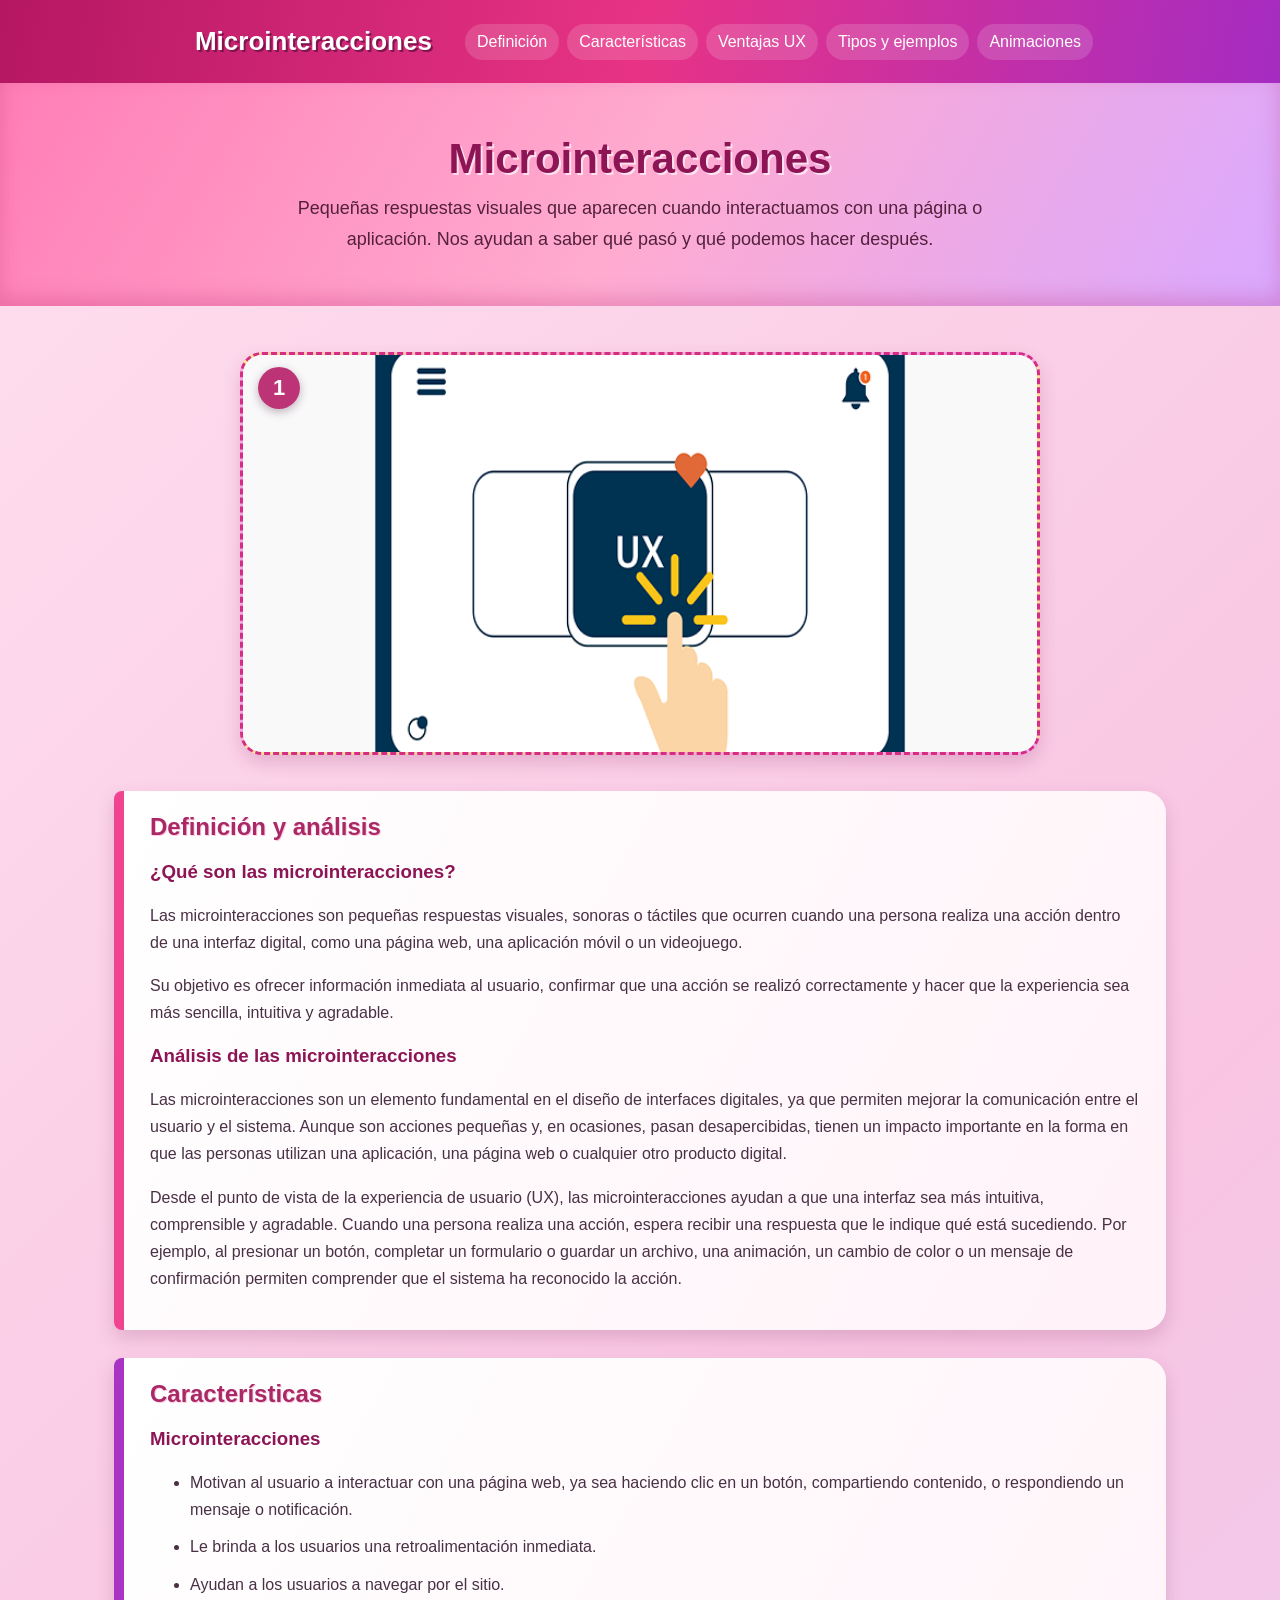
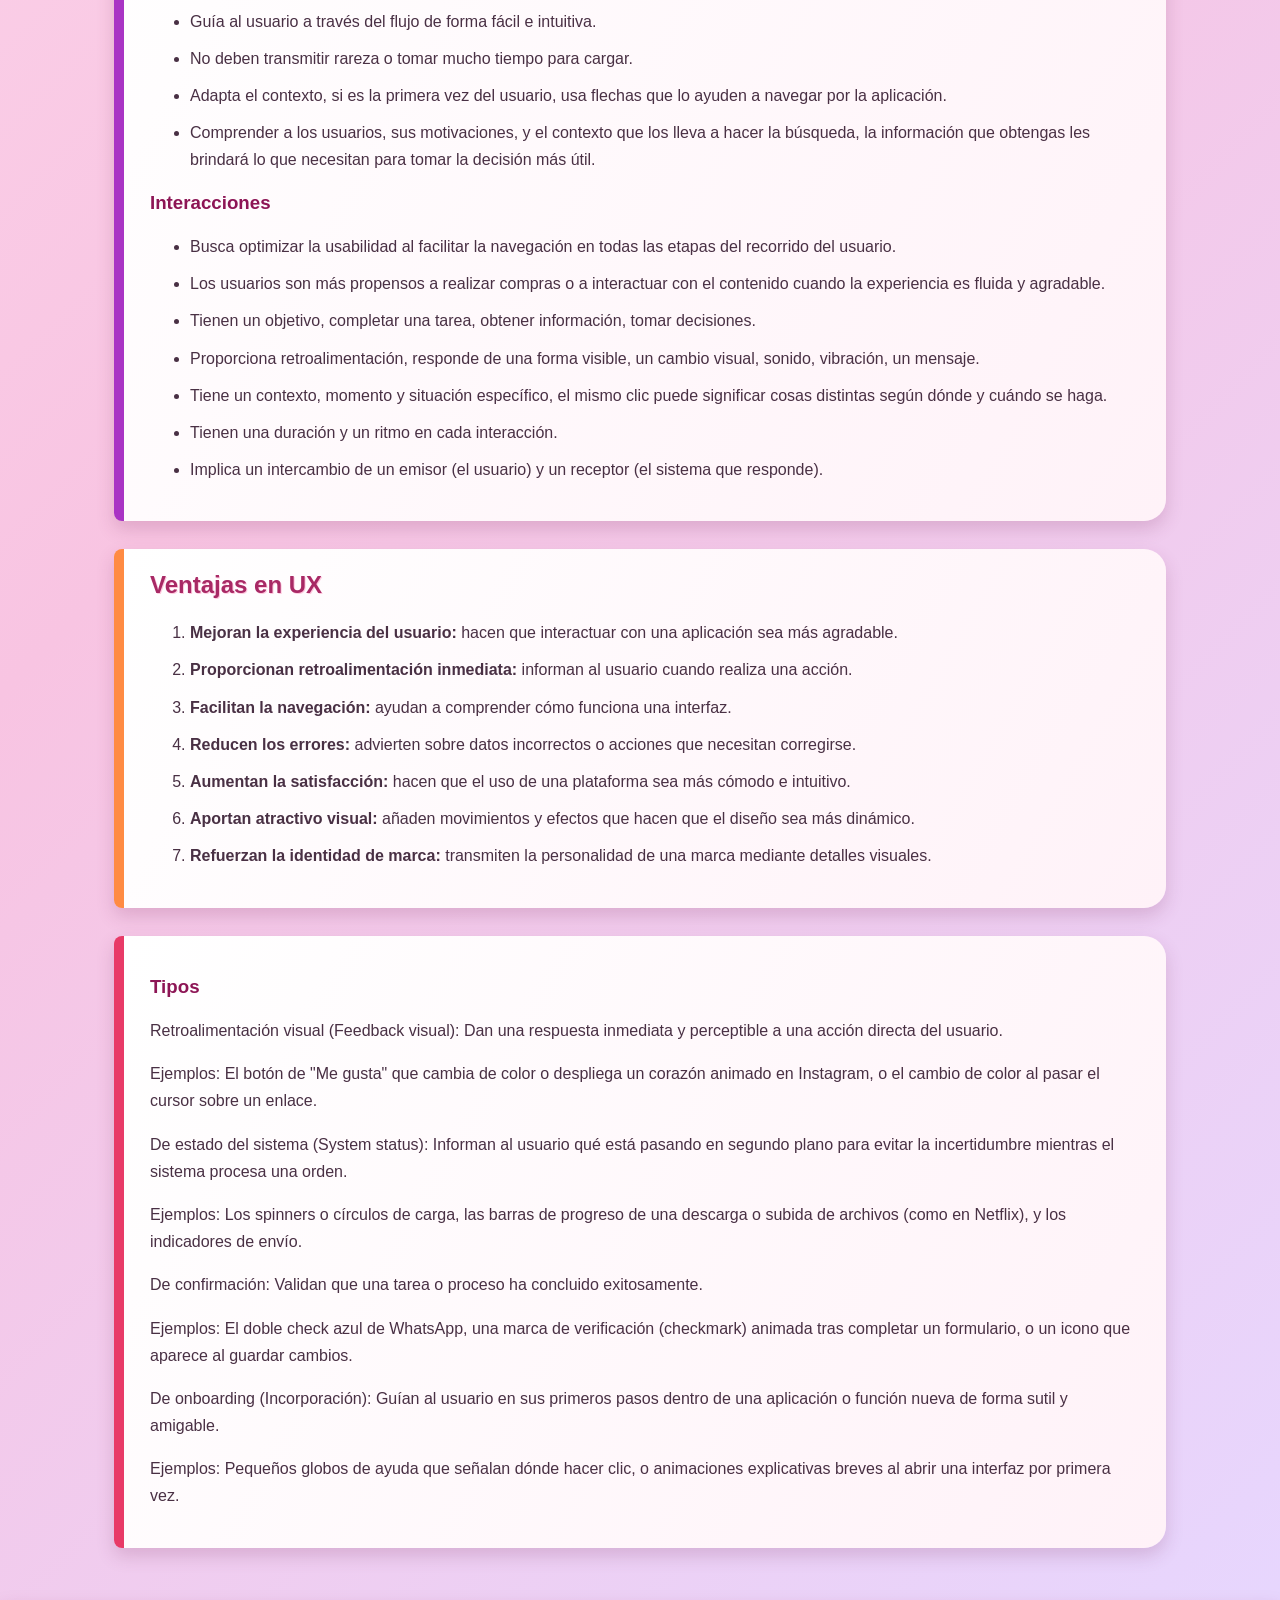
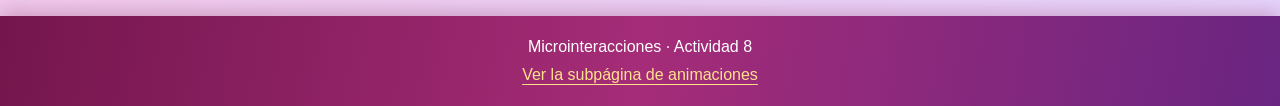
<file: index.html>
<!DOCTYPE html>
<html lang="es">
<head>
    <meta charset="UTF-8">
    <meta name="viewport" content="width=device-width, initial-scale=1.0">
    <title>Microinteracciones</title>
    <link rel="stylesheet" href="CSS/style.css">
</head>

<body>

    <header>
        <div class="barra">
            <a class="nombre" href="index.html">Microinteracciones</a>

            <nav>
                <a href="#definicion">Definición</a>
                <a href="#caracteristicas">Características</a>
                <a href="#ventajas">Ventajas UX</a>
                <a href="#tipos">Tipos y ejemplos</a>
                <a href="subpagina.html">Animaciones</a>
            </nav>
        </div>
    </header>

    <section class="portada">
        <h1>Microinteracciones</h1>

        <p>
            Pequeñas respuestas visuales que aparecen cuando interactuamos
            con una página o aplicación. Nos ayudan a saber qué pasó y qué
            podemos hacer después.
        </p>
    </section>

    <main>

        <section class="slides" aria-label="Galería de imágenes">
            <div class="slide-wrapper">

                <div class="slide">
                    <img src="Img/micro1.png" alt="Ejemplo de microinteracción 1">
                    <h2 class="number">1</h2>
                </div>

                <div class="slide">
                    <img src="Img/micro2.png" alt="Ejemplo de microinteracción 2">
                    <h2 class="number">2</h2>
                </div>

                <div class="slide">
                    <img src="Img/micro3.png" alt="Ejemplo de microinteracción 3">
                    <h2 class="number">3</h2>
                </div>

                <div class="slide">
                    <img src="Img/micro4.png" alt="Ejemplo de microinteracción 4">
                    <h2 class="number">4</h2>
                </div>

                <div class="slide">
                    <img src="Img/micro5.png" alt="Ejemplo de microinteracción 5">
                    <h2 class="number">5</h2>
                </div>

            </div>
        </section>

        <section class="seccion" id="definicion">

            <h2>Definición y análisis</h2>

            <h3>¿Qué son las microinteracciones?</h3>

            <p>
                Las microinteracciones son pequeñas respuestas visuales,
                sonoras o táctiles que ocurren cuando una persona realiza
                una acción dentro de una interfaz digital, como una página
                web, una aplicación móvil o un videojuego.
            </p>

            <p>
                Su objetivo es ofrecer información inmediata al usuario,
                confirmar que una acción se realizó correctamente y hacer
                que la experiencia sea más sencilla, intuitiva y agradable.
            </p>

            <h3>Análisis de las microinteracciones</h3>

            <p>
                Las microinteracciones son un elemento fundamental en el
                diseño de interfaces digitales, ya que permiten mejorar
                la comunicación entre el usuario y el sistema. Aunque son
                acciones pequeñas y, en ocasiones, pasan desapercibidas,
                tienen un impacto importante en la forma en que las personas
                utilizan una aplicación, una página web o cualquier otro
                producto digital.
            </p>

            <p>
                Desde el punto de vista de la experiencia de usuario (UX),
                las microinteracciones ayudan a que una interfaz sea más
                intuitiva, comprensible y agradable. Cuando una persona
                realiza una acción, espera recibir una respuesta que le
                indique qué está sucediendo. Por ejemplo, al presionar un
                botón, completar un formulario o guardar un archivo, una
                animación, un cambio de color o un mensaje de confirmación
                permiten comprender que el sistema ha reconocido la acción.
            </p>

        </section>

        <section class="seccion" id="caracteristicas">

            <h2>Características</h2>

            <h3>Microinteracciones</h3>

            <ul>
                <li>
                    Motivan al usuario a interactuar con una página web,
                    ya sea haciendo clic en un botón, compartiendo contenido,
                    o respondiendo un mensaje o notificación.
                </li>

                <li>
                    Le brinda a los usuarios una retroalimentación inmediata.
                </li>

                <li>
                    Ayudan a los usuarios a navegar por el sitio.
                </li>

                <li>
                    Guía al usuario a través del flujo de forma fácil e intuitiva.
                </li>

                <li>
                    No deben transmitir rareza o tomar mucho tiempo para cargar.
                </li>

                <li>
                    Adapta el contexto, si es la primera vez del usuario,
                    usa flechas que lo ayuden a navegar por la aplicación.
                </li>

                <li>
                    Comprender a los usuarios, sus motivaciones, y el contexto
                    que los lleva a hacer la búsqueda, la información que
                    obtengas les brindará lo que necesitan para tomar la
                    decisión más útil.
                </li>
            </ul>

            <h3>Interacciones</h3>

            <ul>
                <li>
                    Busca optimizar la usabilidad al facilitar la navegación
                    en todas las etapas del recorrido del usuario.
                </li>

                <li>
                    Los usuarios son más propensos a realizar compras o a
                    interactuar con el contenido cuando la experiencia es
                    fluida y agradable.
                </li>

                <li>
                    Tienen un objetivo, completar una tarea, obtener
                    información, tomar decisiones.
                </li>

                <li>
                    Proporciona retroalimentación, responde de una forma
                    visible, un cambio visual, sonido, vibración, un mensaje.
                </li>

                <li>
                    Tiene un contexto, momento y situación específico,
                    el mismo clic puede significar cosas distintas según
                    dónde y cuándo se haga.
                </li>

                <li>
                    Tienen una duración y un ritmo en cada interacción.
                </li>

                <li>
                    Implica un intercambio de un emisor (el usuario) y un
                    receptor (el sistema que responde).
                </li>
            </ul>

        </section>

        <section class="seccion" id="ventajas">

            <h2>Ventajas en UX</h2>

            <ol>
                <li>
                    <strong>Mejoran la experiencia del usuario:</strong>
                    hacen que interactuar con una aplicación sea más agradable.
                </li>

                <li>
                    <strong>Proporcionan retroalimentación inmediata:</strong>
                    informan al usuario cuando realiza una acción.
                </li>

                <li>
                    <strong>Facilitan la navegación:</strong>
                    ayudan a comprender cómo funciona una interfaz.
                </li>

                <li>
                    <strong>Reducen los errores:</strong>
                    advierten sobre datos incorrectos o acciones que necesitan
                    corregirse.
                </li>

                <li>
                    <strong>Aumentan la satisfacción:</strong>
                    hacen que el uso de una plataforma sea más cómodo e intuitivo.
                </li>

                <li>
                    <strong>Aportan atractivo visual:</strong>
                    añaden movimientos y efectos que hacen que el diseño sea
                    más dinámico.
                </li>

                <li>
                    <strong>Refuerzan la identidad de marca:</strong>
                    transmiten la personalidad de una marca mediante detalles
                    visuales.
                </li>
            </ol>

        </section>

        <section class="seccion" id="tipos">

    <h3>Tipos</h3>
        <p>Retroalimentación visual (Feedback visual): Dan una respuesta inmediata y perceptible a una acción directa del usuario.</p>
        <p>Ejemplos: El botón de "Me gusta" que cambia de color o despliega un corazón animado en Instagram, o el cambio de color al pasar el cursor sobre un enlace.</p>
        <p>De estado del sistema (System status): Informan al usuario qué está pasando en segundo plano para evitar la incertidumbre mientras el sistema procesa una orden.</p>
        <p>Ejemplos: Los spinners o círculos de carga, las barras de progreso de una descarga o subida de archivos (como en Netflix), y los indicadores de envío.</p>
        <p>De confirmación: Validan que una tarea o proceso ha concluido exitosamente.</p>
        <p>Ejemplos: El doble check azul de WhatsApp, una marca de verificación (checkmark) animada tras completar un formulario, o un icono que aparece al guardar cambios.</p>
        <p>De onboarding (Incorporación): Guían al usuario en sus primeros pasos dentro de una aplicación o función nueva de forma sutil y amigable.</p>
        <p>Ejemplos: Pequeños globos de ayuda que señalan dónde hacer clic, o animaciones explicativas breves al abrir una interfaz por primera vez.</p>

        </section>

    </main>

    <footer>
        <p>Microinteracciones · Actividad 8</p>
        <a href="subpagina.html">Ver la subpágina de animaciones</a>
    </footer>

</body>
</html>
</file>
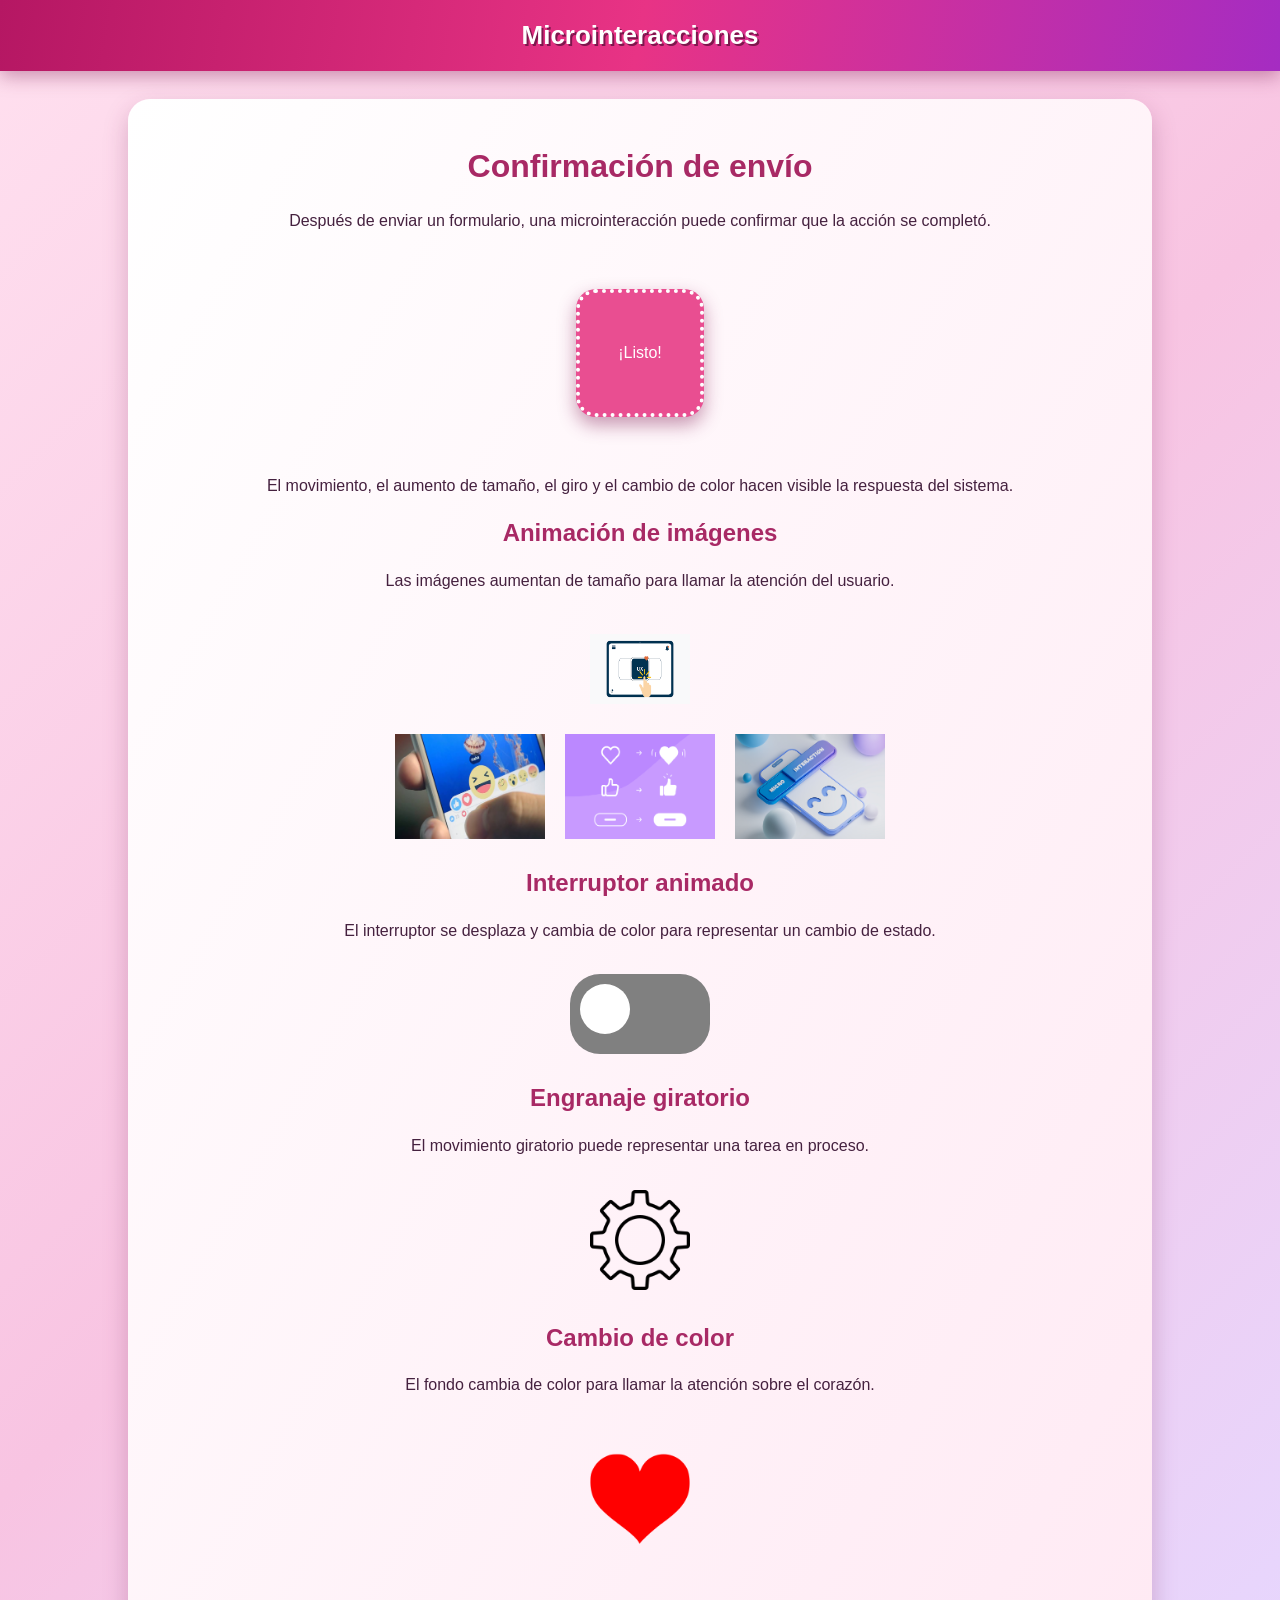
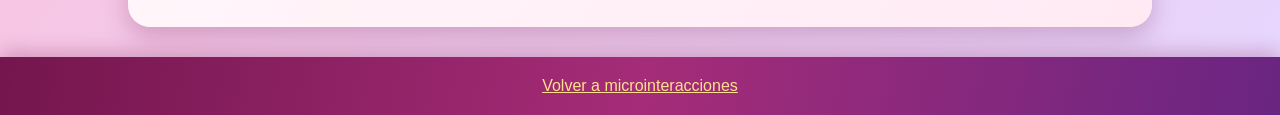
<file: subpagina.html>
<!DOCTYPE html>
<html lang="es">
<head>
    <meta charset="UTF-8">
    <meta name="viewport" content="width=device-width, initial-scale=1.0">
    <title>Microinteracciones - Confirmación</title>

    <style>
        body {
            background: linear-gradient(135deg, #ffe0ef, #f8c4e2, #e6d7ff);
            color: #45213f;
            margin: 0;
            font-family: "Trebuchet MS", Arial, sans-serif;
            text-align: center;
        }

        header {
            background: linear-gradient(100deg, #b51763, #e83385, #a52cc2);
            padding: 20px;
            box-shadow: 0 5px 18px #78134b66;
        }

        header a {
            color: white;
            font-size: 26px;
            font-weight: bold;
            text-decoration: none;
            text-shadow: 2px 2px #7e164d;
        }

        main {
            box-sizing: border-box;
            margin: 28px auto;
            padding: 28px 20px;
            width: 80%;
            background: linear-gradient(120deg, #fff, #ffeaf4);
            border-radius: 22px;
            box-shadow: 0 10px 24px #74235544;
        }

        h1, h2 {
            color: #a82965;
        }

        p {
            line-height: 1.7;
        }

        /* CAJA ANIMADA */
        .caja {
            box-sizing: content-box;
            width: 100px;
            height: 100px;
            background-color: #e94e91;
            color: white;
            margin: 55px auto;
            padding: 10px;
            display: flex;
            align-items: center;
            justify-content: center;
            border: 4px dotted white;
            border-radius: 20px;
            box-shadow: 0 8px 18px #821d5570;
            animation: combinadaAnim 3s infinite ease-in-out;
        }

        @keyframes combinadaAnim {
            0% {
                transform: translateX(-100px) scale(1) rotate(0deg);
                background-color: #e94e91;
            }

            50% {
                transform: translateX(100px) scale(1.3) rotate(180deg);
                background-color: #a829b5;
            }

            100% {
                transform: translateX(-100px) scale(1) rotate(360deg);
                background-color: #e94e91;
            }
        }

        /* IMAGEN QUE AUMENTA DE TAMAÑO */
        .imagen-escala {
            width: 100px;
            max-width: 100%;
            height: auto;
            margin: 40px auto 20px;
            display: block;
            animation: escalarAnim 3s infinite ease-in-out;
        }

        .contenedor-lateral {
            display: flex;
            align-items: center;
            justify-content: center;
            gap: 20px;
            flex-wrap: wrap;
            margin: 30px auto;
        }

        .imagen-lateral {
            width: 150px;
            max-width: 100%;
            height: auto;
            animation: escalarAnim 3s infinite ease-in-out;
        }

        .imagen-lateral:nth-of-type(1) {
            animation-delay: 0s;
        }

        .imagen-lateral:nth-of-type(2) {
            animation-delay: 1s;
        }

        .imagen-lateral:nth-of-type(3) {
            animation-delay: 2s;
        }

        @keyframes escalarAnim {
            0%, 100% {
                transform: scale(1);
            }

            50% {
                transform: scale(1.5);
            }
        }

        /* INTERRUPTOR */
        .mover {
            width: 120px;
            height: 60px;
            box-sizing: content-box;
            background-color: gray;
            margin: 30px auto;
            border-radius: 30px;
            position: relative;
            padding: 10px;
            animation: moverAnim 6s infinite ease-in-out;
        }

        .boton {
            width: 50px;
            height: 50px;
            background-color: white;
            border-radius: 50%;
            animation: moverboton 6s infinite ease-in-out;
        }

        @keyframes moverboton {
            0%, 100% {
                transform: translateX(0);
            }

            50% {
                transform: translateX(70px);
            }
        }

        @keyframes moverAnim {
            0%, 100% {
                background-color: gray;
            }

            50% {
                background-color: blue;
            }
        }

        /* ENGRANAJE GIRATORIO */
        .rotar {
            margin: 30px auto;
        }

        .engranaje {
            width: 100px;
            height: 100px;
            object-fit: contain;
            animation: rotarAnim 10s infinite linear;
        }

        @keyframes rotarAnim {
            from {
                transform: rotate(0deg);
            }

            to {
                transform: rotate(360deg);
            }
        }

        /* CORAZÓN QUE CAMBIA DE COLOR */
        .fondo {
            width: 140px;
            height: 140px;
            margin: 30px auto;
            border-radius: 20px;
            display: flex;
            align-items: center;
            justify-content: center;
            animation: colorAnim 5s infinite ease-in-out;
        }

        .corazon {
            width: 100px;
            height: 100px;
            object-fit: contain;
        }

        @keyframes colorAnim {
            0%, 100% {
                background-color: red;
            }

            50% {
                background-color: white;
            }
        }

        /* PIE DE PÁGINA */
        footer {
            background: linear-gradient(100deg, #74164d, #a52c78, #692582);
            margin-top: 30px;
            padding: 20px;
            box-shadow: 0 -5px 18px #78134b44;
        }

        footer a {
            color: #ffe18c;
        }

        @media (max-width: 600px) {
            main {
                width: 92%;
                padding: 24px 14px;
            }

            .imagen-lateral {
                width: 100px;
            }
        }
    </style>
</head>

<body>
    <header>
        <a href="index.html">Microinteracciones</a>
    </header>

    <main>
        <h1>Confirmación de envío</h1>

        <p>
            Después de enviar un formulario, una microinteracción puede
            confirmar que la acción se completó.
        </p>

        <div class="caja">¡Listo!</div>

        <p>
            El movimiento, el aumento de tamaño, el giro y el cambio de color
            hacen visible la respuesta del sistema.
        </p>

        <h2>Animación de imágenes</h2>

        <p>Las imágenes aumentan de tamaño para llamar la atención del usuario.</p>

        <img
            src="Img/micro1.png"
            alt="Imagen con animación de escala"
            class="imagen-escala"
        >

        <div class="contenedor-lateral">
            <img src="Img/micro2.png" alt="Ejemplo animado 1" class="imagen-lateral">
            <img src="Img/micro3.png" alt="Ejemplo animado 2" class="imagen-lateral">
            <img src="Img/micro4.png" alt="Ejemplo animado 3" class="imagen-lateral">
        </div>

        <h2>Interruptor animado</h2>

        <p>El interruptor se desplaza y cambia de color para representar un cambio de estado.</p>

        <div class="mover">
            <div class="boton"></div>
        </div>

        <h2>Engranaje giratorio</h2>

        <p>El movimiento giratorio puede representar una tarea en proceso.</p>

        <div class="rotar">
            <img src="Img/engranaje.png" alt="Engranaje girando" class="engranaje">
        </div>

        <h2>Cambio de color</h2>

        <p>El fondo cambia de color para llamar la atención sobre el corazón.</p>

        <div class="fondo">
            <img src="Img/corazon.png" alt="Corazón" class="corazon">
        </div>
    </main>

    <footer>
        <a href="index.html">Volver a microinteracciones</a>
    </footer>
</body>
</html>
</file>
<file: CSS/style.css>
* {
    box-sizing: border-box;
}

html {
    scroll-behavior: smooth;
}

body {
    background: linear-gradient(135deg, #ffe0ef, #f8c4e2, #e6d7ff);
    color: #45213f;
    margin: 0;
    min-height: 100vh;
    font-family: "Trebuchet MS", Arial, sans-serif;
    display: flex;
    flex-direction: column;
}

header {
    background: linear-gradient(100deg, #b51763, #e83385, #a52cc2);
    color: white;
    padding: 18px 5%;
    box-shadow: 0 5px 18px #78134b66;
}

.barra {
    display: flex;
    justify-content: center;
    align-items: center;
    flex-wrap: wrap;
    gap: 12px 25px;
}

.nombre {
    display: inline-block;
    color: white;
    font-size: 26px;
    font-weight: bold;
    margin: 8px;
    text-decoration: none;
    text-shadow: 2px 2px #7e164d;
}

nav {
    display: flex;
    justify-content: center;
    align-items: center;
    flex-wrap: wrap;
    gap: 8px;
}

nav a {
    display: inline-block;
    color: white;
    background-color: #ffffff26;
    padding: 9px 12px;
    text-decoration: none;
    border-radius: 20px;
    transition: background-color 0.3s ease,
                color 0.3s ease,
                transform 0.3s ease,
                box-shadow 0.3s ease;
}

nav a:hover,
nav a:focus-visible {
    background-color: #ffb8d8;
    color: #71194b;
    box-shadow: 0 3px 10px #57113c66;
    transform: translateY(-2px);
}

.portada {
    background: linear-gradient(120deg, #ff7eb6, #ffabd0, #d9a8ff);
    color: #54203e;
    padding: 52px 8%;
    text-align: center;
    box-shadow: inset 0 -8px 20px #b5226940;
}

.portada h1 {
    color: #8d1555;
    font-size: clamp(30px, 5vw, 42px);
    margin: 0 0 10px;
    text-shadow: 2px 2px #ffffffa8;
}

.portada p {
    margin: 0 auto;
    max-width: 700px;
    line-height: 1.7;
    font-size: 18px;
}

main {
    width: 100%;
    max-width: 1100px;
    margin: 0 auto;
    padding: 20px 24px 40px;
    flex: 1;
}

.slides {
    width: 100%;
    max-width: 800px;
    margin: 26px auto 36px;
    padding: 0;
    overflow: hidden;
    position: relative;
    border: 3px dashed #d42d83;
    border-radius: 22px;
    box-shadow: 0 8px 18px #8b286233;
    background: linear-gradient(110deg, #ffe58b, #ffb0ca, #f3a4ee);
}

.slide-wrapper {
    display: flex;
    width: 500%;
    animation: carrusel 25s infinite;
}

.slide {
    flex: 0 0 20%;
    width: 20%;
    aspect-ratio: 2 / 1;
    position: relative;
    overflow: hidden;
}

.slide img {
    display: block;
    width: 100%;
    height: 100%;
    object-fit: cover;
}

.number {
    position: absolute;
    top: 12px;
    left: 15px;
    display: grid;
    place-items: center;
    width: 42px;
    height: 42px;
    margin: 0;
    border-radius: 50%;
    background: #b51763dd;
    color: white;
    font-size: 22px;
    box-shadow: 0 3px 10px #45213f55;
}

@keyframes carrusel {
    0%, 16% {
        transform: translateX(0);
    }

    20%, 36% {
        transform: translateX(-20%);
    }

    40%, 56% {
        transform: translateX(-40%);
    }

    60%, 76% {
        transform: translateX(-60%);
    }

    80%, 96% {
        transform: translateX(-80%);
    }

    100% {
        transform: translateX(0);
    }
}

.slides:hover .slide-wrapper {
    animation-play-state: paused;
}

.seccion {
    background: linear-gradient(120deg, #ffffff, #fff2f8);
    color: #493044;
    margin: 28px 0;
    padding: 22px 26px;
    border-left: 10px solid #ed3d91;
    border-radius: 8px 22px 22px 8px;
    box-shadow: 0 8px 18px #74235530;
    overflow-wrap: break-word;
}

.seccion h2 {
    color: #a82965;
    text-shadow: 1px 1px #ffc9df;
    margin-top: 0;
}

.seccion h3 {
    color: #8d1555;
}

.seccion p,
.seccion li {
    line-height: 1.7;
}

.seccion li {
    margin-bottom: 10px;
}

#definicion {
    border-left-color: #f04491;
}

#caracteristicas {
    border-left-color: #a934c4;
}

#ventajas {
    border-left-color: #ff8b43;
}

#tipos {
    border-left-color: #e83a67;
}

.ejemplos {
    display: grid;
    grid-template-columns: repeat(3, minmax(0, 1fr));
    gap: 18px;
    margin-top: 20px;
}

.ejemplo {
    min-width: 0;
    padding: 18px;
    border: 1px solid #f5c3dc;
    border-radius: 16px;
    background: #fff9fc;
    box-shadow: 0 4px 12px #74235515;
}

.ejemplo h3 {
    margin-top: 0;
}

.boton-demo,
.enlace-demo {
    display: inline-block;
    margin-top: 8px;
    padding: 10px 14px;
    border: none;
    border-radius: 20px;
    background: #e83385;
    color: white;
    font: inherit;
    text-decoration: none;
    cursor: pointer;
    transition: background-color 0.3s ease,
                color 0.3s ease,
                transform 0.3s ease,
                box-shadow 0.3s ease;
}

.boton-demo:hover,
.boton-demo:focus-visible,
.enlace-demo:hover,
.enlace-demo:focus-visible {
    background: #ffb8d8;
    color: #71194b;
    transform: translateY(-3px) scale(1.03);
    box-shadow: 0 5px 12px #8b286244;
}

.mensaje {
    color: #8d1555;
    font-weight: bold;
}


footer {
    width: 100%;
    margin-top: auto;
    background: linear-gradient(100deg, #74164d, #a52c78, #692582);
    color: white;
    padding: 22px 20px;
    text-align: center;
    box-shadow: 0 -5px 18px #78134b44;
}

footer p {
    margin: 0 0 10px;
}

footer a {
    color: #ffe18c;
    text-underline-offset: 4px;
}

footer a:hover {
    color: white;
}

.animaciones {
    text-align: center;
}

.animaciones header {
    padding: 20px;
}

.animaciones header a {
    color: white;
    font-size: 26px;
    font-weight: bold;
    text-decoration: none;
    text-shadow: 2px 2px #7e164d;
}

.animaciones main {
    width: 80%;
    max-width: 900px;
    margin: 28px auto;
    padding: 28px 20px;
    background: linear-gradient(120deg, #ffffff, #ffeaf4);
    border-radius: 22px;
    box-shadow: 0 10px 24px #74235544;
}

.animaciones h1 {
    color: #a82965;
}

.animaciones p {
    line-height: 1.7;
}


.imagen-escala {
    width: 100px;
    height: auto;
    margin: 40px auto 10px;
    display: block;
    animation: escalarAnim 3s infinite ease-in-out;
}

.contenedor-lateral {
    display: flex;
    align-items: center;
    justify-content: center;
    gap: 5px;
    flex-wrap: wrap;
}

.imagen-lateral {
    width: 150px;
    height: auto;
    animation: escalarAnim 3s infinite ease-in-out;
}

.imagen-lateral:nth-of-type(1) {
    animation-delay: 0s;
}

.imagen-lateral:nth-of-type(2) {
    animation-delay: 1s;
}

.imagen-lateral:nth-of-type(3) {
    animation-delay: 2s;
}

@keyframes escalarAnim {
    0%, 100% {
        transform: scale(1);
    }

    50% {
        transform: scale(1.5);
    }
}


.caja {
    width: 100px;
    height: 100px;
    background-color: #e94e91;
    color: white;
    margin: 55px auto;
    padding: 10px;
    display: grid;
    place-items: center;
    border: 4px dotted white;
    border-radius: 20px;
    box-shadow: 0 8px 18px #821d5570;
    animation: combinadaAnim 3s infinite ease-in-out;
}

@keyframes combinadaAnim {
    0% {
        transform: translateX(-100px) scale(1) rotate(0deg);
        background-color: #e94e91;
    }

    50% {
        transform: translateX(100px) scale(1.5) rotate(180deg);
        background-color: #a829b5;
    }

    100% {
        transform: translateX(-100px) scale(1) rotate(360deg);
        background-color: #e94e91;
    }
}

@media (prefers-reduced-motion: reduce) {
    html {
        scroll-behavior: auto;
    }

    .slide-wrapper {
        animation: none;
    }

    .boton-demo,
    .enlace-demo,
    nav a {
        transition: none;
    }

    .caja {
        animation: none;
    }
}

@media (max-width: 700px) {
    header {
        padding: 15px;
    }

    .barra {
        flex-direction: column;
    }

    .nombre {
        font-size: 23px;
    }

    nav {
        width: 100%;
    }

    nav a {
        text-align: center;
        font-size: 14px;
    }

    .portada {
        padding: 38px 20px;
    }

    .portada p {
        font-size: 16px;
    }

    main {
        padding: 15px 14px 30px;
    }

    .slides {
        margin: 20px auto 28px;
        border-radius: 16px;
    }

    .seccion {
        padding: 20px 18px;
        margin: 22px 0;
    }

    .ejemplos {
        grid-template-columns: 1fr;
    }

    .animaciones main {
        width: 92%;
        padding: 22px 16px;
    }
}

@media (max-width: 400px) {
    nav a {
        padding: 8px 10px;
    }

    .number {
        width: 34px;
        height: 34px;
        font-size: 18px;
    }
}
</file>
